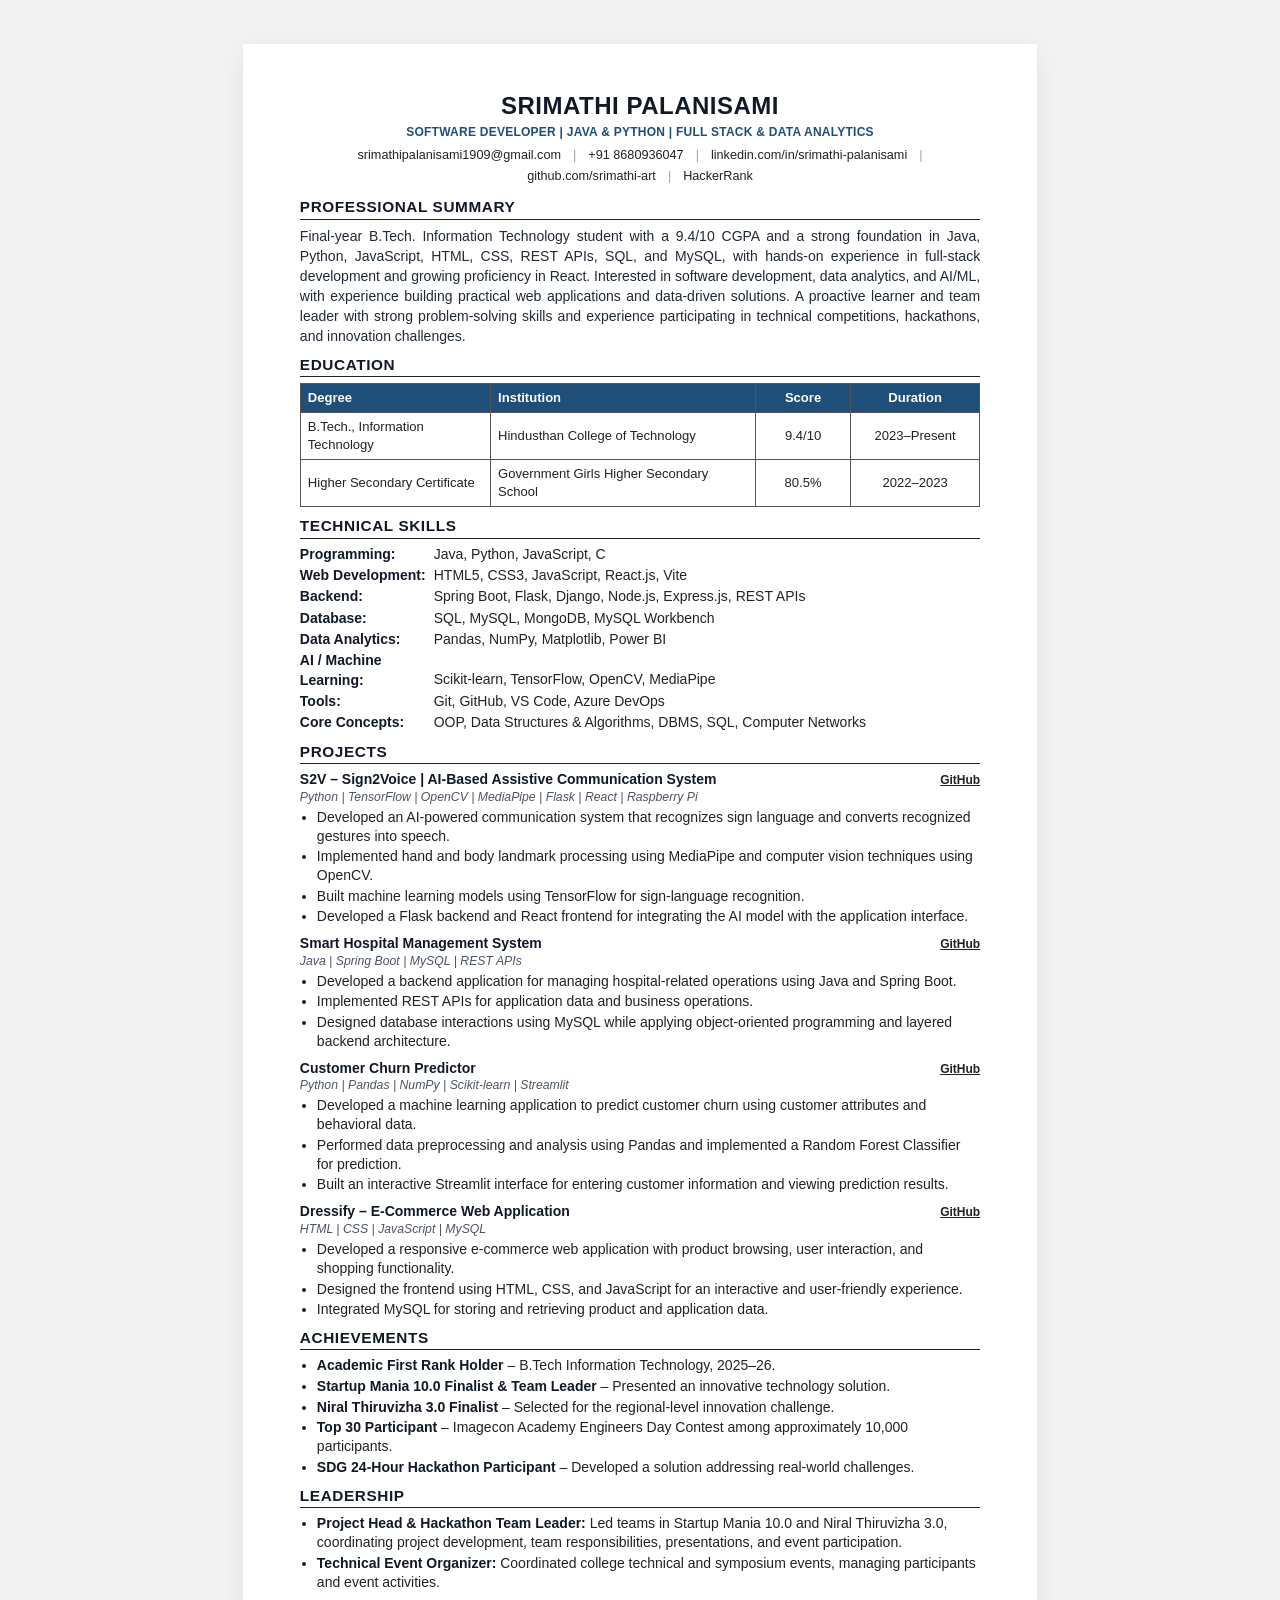
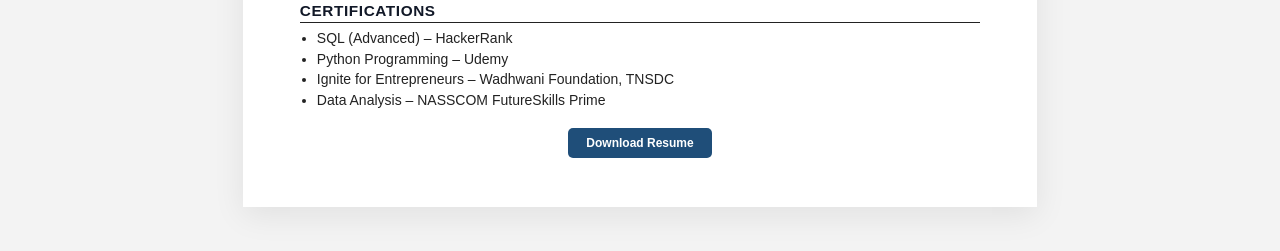
<file: index.html>
<!DOCTYPE html>
<html lang="en">
<head>
  <meta charset="UTF-8">
  <meta name="viewport" content="width=device-width, initial-scale=1.0">
  <title>Srimathi Palanisami - Resume</title>
  <link rel="stylesheet" href="resume.css">


  <style>
    * {
      box-sizing: border-box;
      margin: 0;
      padding: 0;
    }

    body {
      font-family: Arial, Helvetica, sans-serif;
      background: #f3f3f3;
      color: #222;
      line-height: 1.38;
      font-size: 10.5pt;
    }

    .resume {
      width: 210mm;
      min-height: 297mm;
      margin: 20px auto;
      padding: 13mm 15mm;
      background: #fff;
    }

    .header {
      text-align: center;
      margin-bottom: 13px;
    }

    .header h1 {
      font-size: 24px;
      letter-spacing: 0.5px;
      margin-bottom: 3px;
    }

    .header .role {
      font-size: 12px;
      font-weight: 600;
      margin-bottom: 7px;
    }

    .contact {
      display: flex;
      justify-content: center;
      flex-wrap: wrap;
      gap: 4px 12px;
      font-size: 9.5pt;
    }

    .contact a {
      color: #222;
      text-decoration: none;
    }

    section {
      margin-top: 10px;
    }

    .section-title {
      font-size: 11.5pt;
      font-weight: 700;
      letter-spacing: 0.6px;
      border-bottom: 1px solid #222;
      padding-bottom: 2px;
      margin-bottom: 6px;
    }

    .summary {
      text-align: justify;
    }

    /* Education */
    .education-table {
      width: 100%;
      border-collapse: collapse;
      font-size: 9.8pt;
    }

    .education-table th,
    .education-table td {
      border: 1px solid #555;
      padding: 5px 7px;
      text-align: left;
      vertical-align: middle;
    }

    .education-table th {
      font-weight: 700;
    }

    .education-table td:nth-child(3),
    .education-table td:nth-child(4),
    .education-table th:nth-child(3),
    .education-table th:nth-child(4) {
      text-align: center;
      white-space: nowrap;
    }

    /* Skills */
    .skills {
      list-style: none;
    }

    .skills li {
      margin-bottom: 2px;
    }

    .skills strong {
      display: inline-block;
      width: 130px;
    }

    /* Projects */
    .project {
      margin-bottom: 8px;
    }

    .project:last-child {
      margin-bottom: 0;
    }

    .project-heading {
      display: flex;
      justify-content: space-between;
      align-items: baseline;
      gap: 10px;
      margin-bottom: 1px;
    }

    .project-title {
      font-weight: 700;
      font-size: 10.5pt;
    }

    .project-links {
      font-size: 9pt;
      white-space: nowrap;
    }

    .project-links a {
      color: #222;
      text-decoration: none;
    }

    .technologies {
      font-size: 9.2pt;
      font-style: italic;
      margin-bottom: 2px;
    }

    .project ul,
    .achievements,
    .leadership,
    .certifications {
      padding-left: 17px;
    }

    li {
      margin-bottom: 1.5px;
    }

    .two-column {
      display: grid;
      grid-template-columns: 1fr 1fr;
      gap: 20px;
    }

    @media print {
      body {
        background: #fff;
      }

      .resume {
        width: 210mm;
        min-height: 297mm;
        margin: 0;
        padding: 12mm 14mm;
      }

      @page {
        size: A4;
        margin: 0;
      }

      a {
        color: #222 !important;
        text-decoration: none !important;
      }
    }

    @media (max-width: 800px) {
      body {
        background: #fff;
      }

      .resume {
        width: 100%;
        min-height: auto;
        margin: 0;
        padding: 25px;
      }

      .two-column {
        grid-template-columns: 1fr;
        gap: 8px;
      }

      .project-heading {
        display: block;
      }

      .project-links {
        margin-top: 2px;
      }
    }
  </style>
</head>

<body>

  <main class="resume">
    

    <!-- HEADER -->
    <header class="header">
      <h1>SRIMATHI PALANISAMI</h1>
      <div class="role">SOFTWARE DEVELOPER | JAVA &amp; PYTHON | FULL STACK &amp; DATA ANALYTICS</div>

      <div class="contact">
        <a href="mailto:srimathipalanisami1909@gmail.com">srimathipalanisami1909@gmail.com</a>
        <span>|</span>
        <a href="tel:+918680936047">+91 8680936047</a>
        <span>|</span>
        <a href="https://linkedin.com/in/srimathi-palanisami" target="_blank">linkedin.com/in/srimathi-palanisami</a>
        <span>|</span>
        <a href="https://github.com/srimathi-art" target="_blank">github.com/srimathi-art</a>
        <span>|</span>
        <a href="https://hackerrank.com/srimathipalanis2" target="_blank">HackerRank</a>
      </div>
      
    </header>

    <!-- SUMMARY -->
    <section>
      <h2 class="section-title">PROFESSIONAL SUMMARY</h2>
      <p class="summary">
        Final-year B.Tech. Information Technology student with a 9.4/10 CGPA and a strong foundation
        in Java, Python, JavaScript, HTML, CSS, REST APIs, SQL, and MySQL, with hands-on experience
        in full-stack development and growing proficiency in React. Interested in software development,
        data analytics, and AI/ML, with experience building practical web applications and data-driven
        solutions. A proactive learner and team leader with strong problem-solving skills and experience
        participating in technical competitions, hackathons, and innovation challenges.
      </p>
    </section>

    <!-- EDUCATION -->
    <section>
      <h2 class="section-title">EDUCATION</h2>

      <table class="education-table">
        <thead>
          <tr>
            <th>Degree</th>
            <th>Institution</th>
            <th>Score</th>
            <th>Duration</th>
          </tr>
        </thead>
        <tbody>
          <tr>
            <td>B.Tech., Information Technology</td>
            <td>Hindusthan College of Technology</td>
            <td>9.4/10</td>
            <td>2023–Present</td>
          </tr>
          <tr>
            <td>Higher Secondary Certificate</td>
            <td>Government Girls Higher Secondary School</td>
            <td>80.5%</td>
            <td>2022–2023</td>
          </tr>
        </tbody>
      </table>
    </section>

    <!-- SKILLS -->
    <section>
      <h2 class="section-title">TECHNICAL SKILLS</h2>

      <ul class="skills">
        <li><strong>Programming:</strong> Java, Python, JavaScript, C</li>
        <li><strong>Web Development:</strong> HTML5, CSS3, JavaScript, React.js, Vite</li>
        <li><strong>Backend:</strong> Spring Boot, Flask, Django, Node.js, Express.js, REST APIs</li>
        <li><strong>Database:</strong> SQL, MySQL, MongoDB, MySQL Workbench</li>
        <li><strong>Data Analytics:</strong> Pandas, NumPy, Matplotlib, Power BI</li>
        <li><strong>AI / Machine Learning:</strong> Scikit-learn, TensorFlow, OpenCV, MediaPipe</li>
        <li><strong>Tools:</strong> Git, GitHub, VS Code, Azure DevOps</li>
        <li><strong>Core Concepts:</strong> OOP, Data Structures &amp; Algorithms, DBMS, SQL, Computer Networks</li>
      </ul>
    </section>

    <!-- PROJECTS -->
    <section>
      <h2 class="section-title">PROJECTS</h2>

      <article class="project">
        <div class="project-heading">
          <div class="project-title">S2V – Sign2Voice | AI-Based Assistive Communication System</div>
          <div class="project-links">
            <u><a href="https://github.com/srimathi-art/S2V_CONNECT" target="_blank">GitHub</a></u>
          </div>
        </div>
        <div class="technologies">Python | TensorFlow | OpenCV | MediaPipe | Flask | React | Raspberry Pi</div>
        <ul>
          <li>Developed an AI-powered communication system that recognizes sign language and converts recognized gestures into speech.</li>
          <li>Implemented hand and body landmark processing using MediaPipe and computer vision techniques using OpenCV.</li>
          <li>Built machine learning models using TensorFlow for sign-language recognition.</li>
          <li>Developed a Flask backend and React frontend for integrating the AI model with the application interface.</li>
        </ul>
      </article>

      <article class="project">
        <div class="project-heading">
          <div class="project-title">Smart Hospital Management System</div>
          <div class="project-links">
            <u><a href="#" target="_blank">GitHub</a></u>
          </div>
        </div>
        <div class="technologies">Java | Spring Boot | MySQL | REST APIs</div>
        <ul>
          <li>Developed a backend application for managing hospital-related operations using Java and Spring Boot.</li>
          <li>Implemented REST APIs for application data and business operations.</li>
          <li>Designed database interactions using MySQL while applying object-oriented programming and layered backend architecture.</li>
        </ul>
      </article>

      <article class="project">
        <div class="project-heading">
          <div class="project-title">Customer Churn Predictor</div>
          <div class="project-links">
            <u><a href="#" target="_blank">GitHub</a></u>
          </div>
        </div>
        <div class="technologies">Python | Pandas | NumPy | Scikit-learn | Streamlit</div>
        <ul>
          <li>Developed a machine learning application to predict customer churn using customer attributes and behavioral data.</li>
          <li>Performed data preprocessing and analysis using Pandas and implemented a Random Forest Classifier for prediction.</li>
          <li>Built an interactive Streamlit interface for entering customer information and viewing prediction results.</li>
        </ul>
      </article>

      <article class="project">
        <div class="project-heading">
          <div class="project-title">Dressify – E-Commerce Web Application</div>
          <div class="project-links">
            <u><a href="https://github.com/srimathi-art/Dressify--E-commerce-HTML-CSS-JS-" target="_blank">GitHub</a></u>
          </div>
        </div>
        <div class="technologies">HTML | CSS | JavaScript | MySQL</div>
        <ul>
          <li>Developed a responsive e-commerce web application with product browsing, user interaction, and shopping functionality.</li>
          <li>Designed the frontend using HTML, CSS, and JavaScript for an interactive and user-friendly experience.</li>
          <li>Integrated MySQL for storing and retrieving product and application data.</li>
        </ul>
      </article>
    </section>

    <!-- ACHIEVEMENTS -->
    <section>
      <h2 class="section-title">ACHIEVEMENTS</h2>
      <ul class="achievements">
        <li><strong>Academic First Rank Holder</strong> – B.Tech Information Technology, 2025–26.</li>
        <li><strong>Startup Mania 10.0 Finalist &amp; Team Leader</strong> – Presented an innovative technology solution.</li>
        <li><strong>Niral Thiruvizha 3.0 Finalist</strong> – Selected for the regional-level innovation challenge.</li>
        <li><strong>Top 30 Participant</strong> – Imagecon Academy Engineers Day Contest among approximately 10,000 participants.</li>
        <li><strong>SDG 24-Hour Hackathon Participant</strong> – Developed a solution addressing real-world challenges.</li>
      </ul>
    </section>

    <!-- LEADERSHIP -->
    <section>
      <h2 class="section-title">LEADERSHIP</h2>
      <ul class="leadership">
        <li><strong>Project Head &amp; Hackathon Team Leader:</strong> Led teams in Startup Mania 10.0 and Niral Thiruvizha 3.0, coordinating project development, team responsibilities, presentations, and event participation.</li>
        <li><strong>Technical Event Organizer:</strong> Coordinated college technical and symposium events, managing participants and event activities.</li>
      </ul>
    </section>

    <!-- CERTIFICATIONS -->
    <section>
      <h2 class="section-title">CERTIFICATIONS</h2>
      <ul class="certifications">
        <li>SQL (Advanced) – HackerRank</li>
        <li>Python Programming – Udemy</li>
        <li>Ignite for Entrepreneurs – Wadhwani Foundation, TNSDC</li>
        <li>Data Analysis – NASSCOM FutureSkills Prime</li>
      </ul>
    </section>
    <div class="resume-actions">
  <button id="printResume" type="button">
    Download Resume
  </button>
</div>


  </main>
  
  <script>
    // Print / save the resume as PDF using the browser's print dialog.
   document.getElementById("printResume").addEventListener("click", () => {
  window.print();
});
  </script>

</body>
</html>
</file>
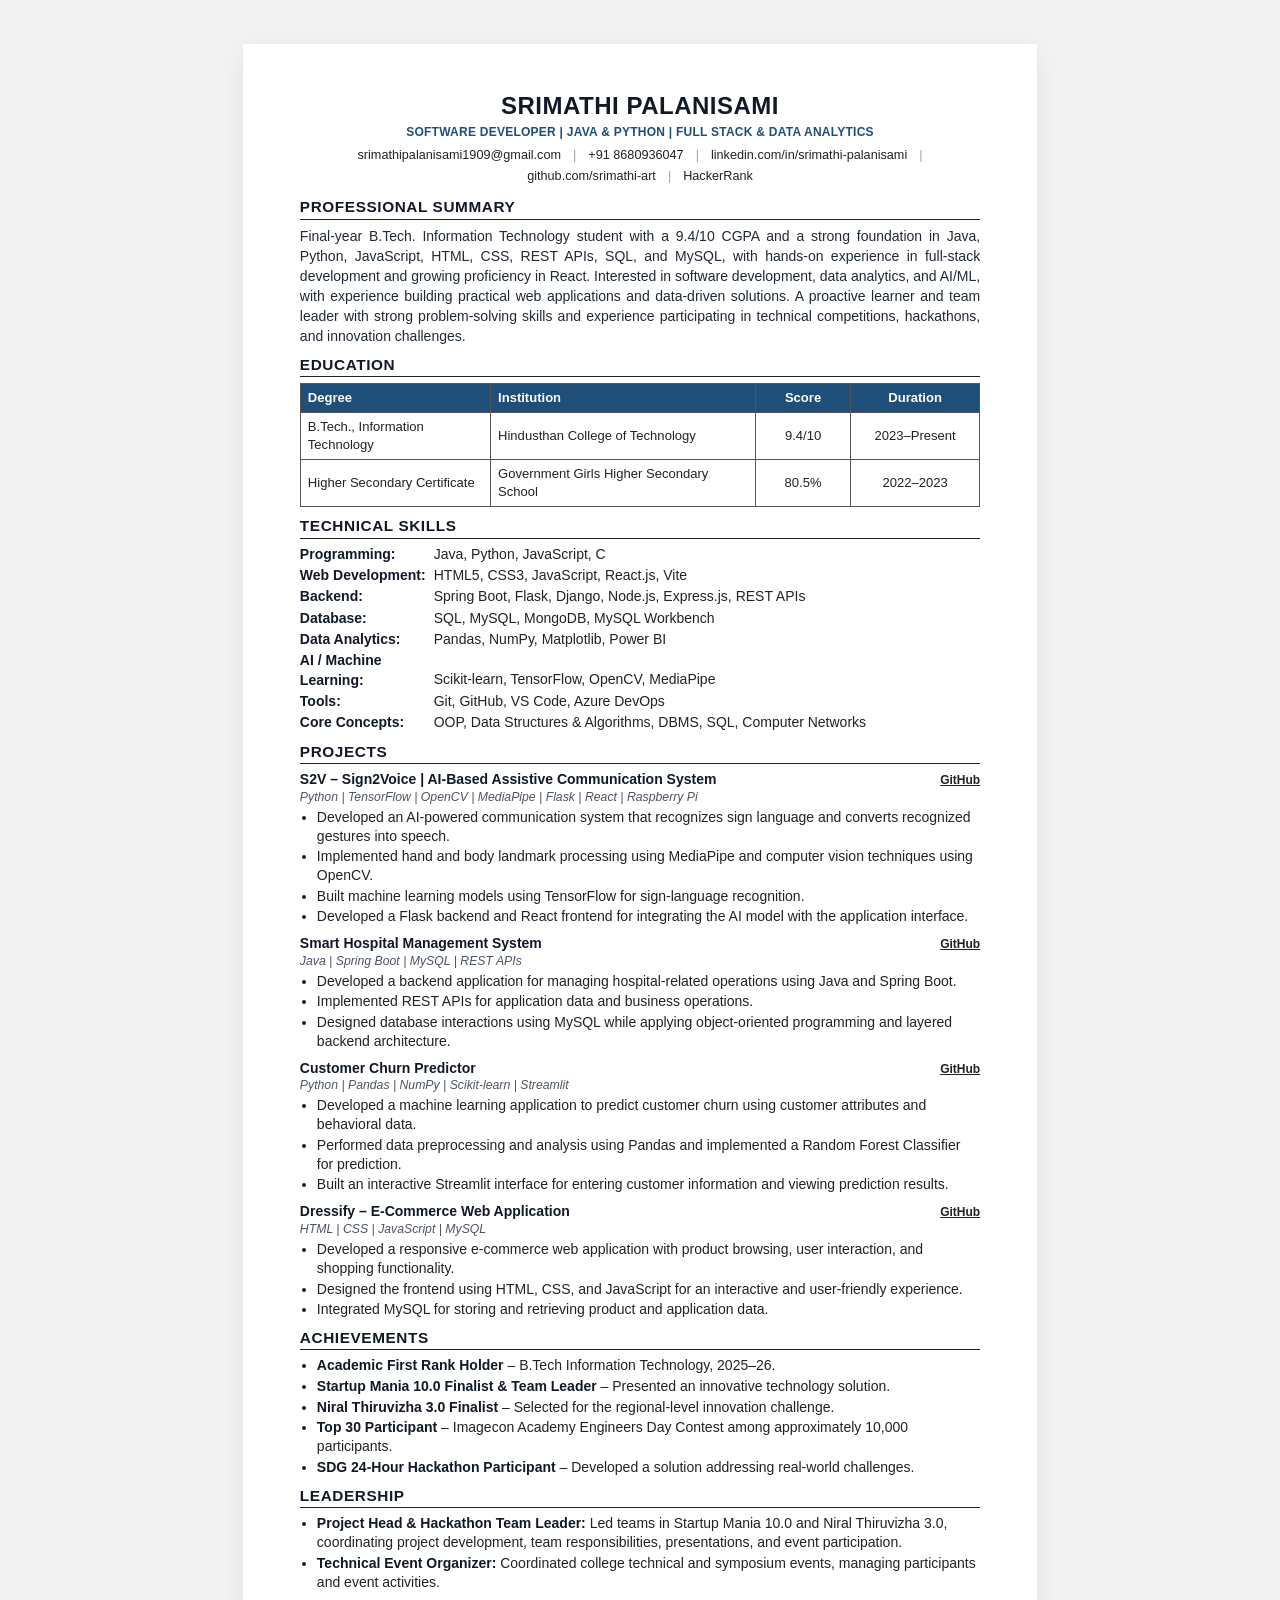
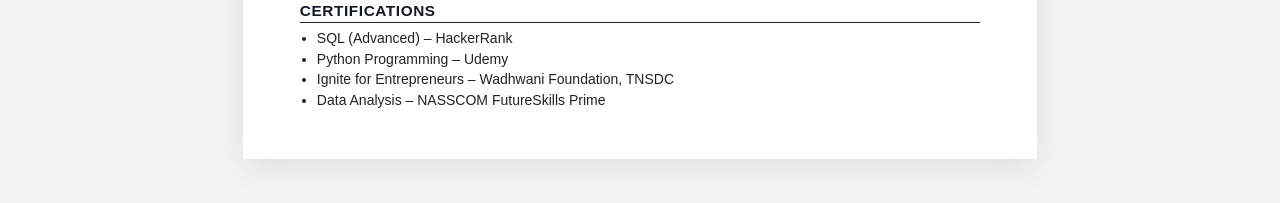
<file: resume.html>
<!DOCTYPE html>
<html lang="en">
<head>
  <meta charset="UTF-8">
  <meta name="viewport" content="width=device-width, initial-scale=1.0">
  <title>Srimathi Palanisami - Resume</title>
  <link rel="stylesheet" href="resume.css">

  <style>
    * {
      box-sizing: border-box;
      margin: 0;
      padding: 0;
    }

    body {
      font-family: Arial, Helvetica, sans-serif;
      background: #f3f3f3;
      color: #222;
      line-height: 1.38;
      font-size: 10.5pt;
    }

    .resume {
      width: 210mm;
      min-height: 297mm;
      margin: 20px auto;
      padding: 13mm 15mm;
      background: #fff;
    }

    .header {
      text-align: center;
      margin-bottom: 13px;
    }

    .header h1 {
      font-size: 24px;
      letter-spacing: 0.5px;
      margin-bottom: 3px;
    }

    .header .role {
      font-size: 12px;
      font-weight: 600;
      margin-bottom: 7px;
    }

    .contact {
      display: flex;
      justify-content: center;
      flex-wrap: wrap;
      gap: 4px 12px;
      font-size: 9.5pt;
    }

    .contact a {
      color: #222;
      text-decoration: none;
    }

    section {
      margin-top: 10px;
    }

    .section-title {
      font-size: 11.5pt;
      font-weight: 700;
      letter-spacing: 0.6px;
      border-bottom: 1px solid #222;
      padding-bottom: 2px;
      margin-bottom: 6px;
    }

    .summary {
      text-align: justify;
    }

    /* Education */
    .education-table {
      width: 100%;
      border-collapse: collapse;
      font-size: 9.8pt;
    }

    .education-table th,
    .education-table td {
      border: 1px solid #555;
      padding: 5px 7px;
      text-align: left;
      vertical-align: middle;
    }

    .education-table th {
      font-weight: 700;
    }

    .education-table td:nth-child(3),
    .education-table td:nth-child(4),
    .education-table th:nth-child(3),
    .education-table th:nth-child(4) {
      text-align: center;
      white-space: nowrap;
    }

    /* Skills */
    .skills {
      list-style: none;
    }

    .skills li {
      margin-bottom: 2px;
    }

    .skills strong {
      display: inline-block;
      width: 130px;
    }

    /* Projects */
    .project {
      margin-bottom: 8px;
    }

    .project:last-child {
      margin-bottom: 0;
    }

    .project-heading {
      display: flex;
      justify-content: space-between;
      align-items: baseline;
      gap: 10px;
      margin-bottom: 1px;
    }

    .project-title {
      font-weight: 700;
      font-size: 10.5pt;
    }

    .project-links {
      font-size: 9pt;
      white-space: nowrap;
    }

    .project-links a {
      color: #222;
      text-decoration: none;
    }

    .technologies {
      font-size: 9.2pt;
      font-style: italic;
      margin-bottom: 2px;
    }

    .project ul,
    .achievements,
    .leadership,
    .certifications {
      padding-left: 17px;
    }

    li {
      margin-bottom: 1.5px;
    }

    .two-column {
      display: grid;
      grid-template-columns: 1fr 1fr;
      gap: 20px;
    }

    @media print {
      body {
        background: #fff;
      }

      .resume {
        width: 210mm;
        min-height: 297mm;
        margin: 0;
        padding: 12mm 14mm;
      }

      @page {
        size: A4;
        margin: 0;
      }

      a {
        color: #222 !important;
        text-decoration: none !important;
      }
    }

    @media (max-width: 800px) {
      body {
        background: #fff;
      }

      .resume {
        width: 100%;
        min-height: auto;
        margin: 0;
        padding: 25px;
      }

      .two-column {
        grid-template-columns: 1fr;
        gap: 8px;
      }

      .project-heading {
        display: block;
      }

      .project-links {
        margin-top: 2px;
      }
    }
  </style>
</head>

<body>

  <main class="resume">

    <!-- HEADER -->
    <header class="header">
      <h1>SRIMATHI PALANISAMI</h1>
      <div class="role">SOFTWARE DEVELOPER | JAVA &amp; PYTHON | FULL STACK &amp; DATA ANALYTICS</div>

      <div class="contact">
        <a href="mailto:srimathipalanisami1909@gmail.com">srimathipalanisami1909@gmail.com</a>
        <span>|</span>
        <a href="tel:+918680936047">+91 8680936047</a>
        <span>|</span>
        <a href="https://linkedin.com/in/srimathi-palanisami" target="_blank">linkedin.com/in/srimathi-palanisami</a>
        <span>|</span>
        <a href="https://github.com/srimathi-art" target="_blank">github.com/srimathi-art</a>
        <span>|</span>
        <a href="https://hackerrank.com/srimathipalanis2" target="_blank">HackerRank</a>
      </div>
    </header>

    <!-- SUMMARY -->
    <section>
      <h2 class="section-title">PROFESSIONAL SUMMARY</h2>
      <p class="summary">
        Final-year B.Tech. Information Technology student with a 9.4/10 CGPA and a strong foundation
        in Java, Python, JavaScript, HTML, CSS, REST APIs, SQL, and MySQL, with hands-on experience
        in full-stack development and growing proficiency in React. Interested in software development,
        data analytics, and AI/ML, with experience building practical web applications and data-driven
        solutions. A proactive learner and team leader with strong problem-solving skills and experience
        participating in technical competitions, hackathons, and innovation challenges.
      </p>
    </section>

    <!-- EDUCATION -->
    <section>
      <h2 class="section-title">EDUCATION</h2>

      <table class="education-table">
        <thead>
          <tr>
            <th>Degree</th>
            <th>Institution</th>
            <th>Score</th>
            <th>Duration</th>
          </tr>
        </thead>
        <tbody>
          <tr>
            <td>B.Tech., Information Technology</td>
            <td>Hindusthan College of Technology</td>
            <td>9.4/10</td>
            <td>2023–Present</td>
          </tr>
          <tr>
            <td>Higher Secondary Certificate</td>
            <td>Government Girls Higher Secondary School</td>
            <td>80.5%</td>
            <td>2022–2023</td>
          </tr>
        </tbody>
      </table>
    </section>

    <!-- SKILLS -->
    <section>
      <h2 class="section-title">TECHNICAL SKILLS</h2>

      <ul class="skills">
        <li><strong>Programming:</strong> Java, Python, JavaScript, C</li>
        <li><strong>Web Development:</strong> HTML5, CSS3, JavaScript, React.js, Vite</li>
        <li><strong>Backend:</strong> Spring Boot, Flask, Django, Node.js, Express.js, REST APIs</li>
        <li><strong>Database:</strong> SQL, MySQL, MongoDB, MySQL Workbench</li>
        <li><strong>Data Analytics:</strong> Pandas, NumPy, Matplotlib, Power BI</li>
        <li><strong>AI / Machine Learning:</strong> Scikit-learn, TensorFlow, OpenCV, MediaPipe</li>
        <li><strong>Tools:</strong> Git, GitHub, VS Code, Azure DevOps</li>
        <li><strong>Core Concepts:</strong> OOP, Data Structures &amp; Algorithms, DBMS, SQL, Computer Networks</li>
      </ul>
    </section>

    <!-- PROJECTS -->
    <section>
      <h2 class="section-title">PROJECTS</h2>

      <article class="project">
        <div class="project-heading">
          <div class="project-title">S2V – Sign2Voice | AI-Based Assistive Communication System</div>
          <div class="project-links">
            <u><a href="https://github.com/srimathi-art/S2V_CONNECT" target="_blank">GitHub</a></u>
          </div>
        </div>
        <div class="technologies">Python | TensorFlow | OpenCV | MediaPipe | Flask | React | Raspberry Pi</div>
        <ul>
          <li>Developed an AI-powered communication system that recognizes sign language and converts recognized gestures into speech.</li>
          <li>Implemented hand and body landmark processing using MediaPipe and computer vision techniques using OpenCV.</li>
          <li>Built machine learning models using TensorFlow for sign-language recognition.</li>
          <li>Developed a Flask backend and React frontend for integrating the AI model with the application interface.</li>
        </ul>
      </article>

      <article class="project">
        <div class="project-heading">
          <div class="project-title">Smart Hospital Management System</div>
          <div class="project-links">
            <u><a href="#" target="_blank">GitHub</a></u>
          </div>
        </div>
        <div class="technologies">Java | Spring Boot | MySQL | REST APIs</div>
        <ul>
          <li>Developed a backend application for managing hospital-related operations using Java and Spring Boot.</li>
          <li>Implemented REST APIs for application data and business operations.</li>
          <li>Designed database interactions using MySQL while applying object-oriented programming and layered backend architecture.</li>
        </ul>
      </article>

      <article class="project">
        <div class="project-heading">
          <div class="project-title">Customer Churn Predictor</div>
          <div class="project-links">
            <u><a href="#" target="_blank">GitHub</a></u>
          </div>
        </div>
        <div class="technologies">Python | Pandas | NumPy | Scikit-learn | Streamlit</div>
        <ul>
          <li>Developed a machine learning application to predict customer churn using customer attributes and behavioral data.</li>
          <li>Performed data preprocessing and analysis using Pandas and implemented a Random Forest Classifier for prediction.</li>
          <li>Built an interactive Streamlit interface for entering customer information and viewing prediction results.</li>
        </ul>
      </article>

      <article class="project">
        <div class="project-heading">
          <div class="project-title">Dressify – E-Commerce Web Application</div>
          <div class="project-links">
            <u><a href="https://github.com/srimathi-art/Dressify--E-commerce-HTML-CSS-JS-" target="_blank">GitHub</a></u>
          </div>
        </div>
        <div class="technologies">HTML | CSS | JavaScript | MySQL</div>
        <ul>
          <li>Developed a responsive e-commerce web application with product browsing, user interaction, and shopping functionality.</li>
          <li>Designed the frontend using HTML, CSS, and JavaScript for an interactive and user-friendly experience.</li>
          <li>Integrated MySQL for storing and retrieving product and application data.</li>
        </ul>
      </article>
    </section>

    <!-- ACHIEVEMENTS -->
    <section>
      <h2 class="section-title">ACHIEVEMENTS</h2>
      <ul class="achievements">
        <li><strong>Academic First Rank Holder</strong> – B.Tech Information Technology, 2025–26.</li>
        <li><strong>Startup Mania 10.0 Finalist &amp; Team Leader</strong> – Presented an innovative technology solution.</li>
        <li><strong>Niral Thiruvizha 3.0 Finalist</strong> – Selected for the regional-level innovation challenge.</li>
        <li><strong>Top 30 Participant</strong> – Imagecon Academy Engineers Day Contest among approximately 10,000 participants.</li>
        <li><strong>SDG 24-Hour Hackathon Participant</strong> – Developed a solution addressing real-world challenges.</li>
      </ul>
    </section>

    <!-- LEADERSHIP -->
    <section>
      <h2 class="section-title">LEADERSHIP</h2>
      <ul class="leadership">
        <li><strong>Project Head &amp; Hackathon Team Leader:</strong> Led teams in Startup Mania 10.0 and Niral Thiruvizha 3.0, coordinating project development, team responsibilities, presentations, and event participation.</li>
        <li><strong>Technical Event Organizer:</strong> Coordinated college technical and symposium events, managing participants and event activities.</li>
      </ul>
    </section>

    <!-- CERTIFICATIONS -->
    <section>
      <h2 class="section-title">CERTIFICATIONS</h2>
      <ul class="certifications">
        <li>SQL (Advanced) – HackerRank</li>
        <li>Python Programming – Udemy</li>
        <li>Ignite for Entrepreneurs – Wadhwani Foundation, TNSDC</li>
        <li>Data Analysis – NASSCOM FutureSkills Prime</li>
      </ul>
    </section>

  </main>

  <script>
    // Print / save the resume as PDF using the browser's print dialog.
    function printResume() {
      window.print();
    }
  </script>

</body>
</html>
</file>
<file: resume.css>
/* =========================================================
   SRIMATHI PALANISAMI - PROFESSIONAL RESUME CSS
   A4 / ATS-Friendly / Print Optimized
   ========================================================= */

:root {
  --text: #1f2937;
  --heading: #111827;
  --muted: #4b5563;
  --line: #d1d5db;
  --accent: #1f4e79;
  --paper: #ffffff;
  --page-bg: #eef1f5;
}

/* ---------- Base ---------- */

* {
  box-sizing: border-box;
}

html {
  scroll-behavior: smooth;
}

body {
  margin: 0;
  padding: 24px 0;
  background: var(--page-bg);
  color: var(--text);
  font-family: "Inter", "Segoe UI", Arial, Helvetica, sans-serif;
  font-size: 10.3pt;
  line-height: 1.42;
  -webkit-font-smoothing: antialiased;
  text-rendering: optimizeLegibility;
}

.resume {
  width: 210mm;
  min-height: 297mm;
  margin: 0 auto;
  padding: 13mm 15mm;
  background: var(--paper);
  box-shadow: 0 8px 30px rgba(0, 0, 0, 0.08);
}

/* ---------- Header ---------- */

.header {
  text-align: center;
  margin-bottom: 13px;
}

.header h1 {
  margin: 0;
  color: var(--heading);
  font-size: 25px;
  font-weight: 800;
  line-height: 1.1;
  letter-spacing: 0.8px;
}

.header .role {
  margin-top: 5px;
  color: var(--accent);
  font-size: 10.8pt;
  font-weight: 700;
  letter-spacing: 0.25px;
  line-height: 1.25;
}

.contact {
  display: flex;
  justify-content: center;
  align-items: center;
  flex-wrap: wrap;
  gap: 3px 9px;
  margin-top: 7px;
  color: var(--muted);
  font-size: 9pt;
}

.contact a {
  color: var(--muted);
  text-decoration: none;
  transition: color 0.15s ease;
}

.contact a:hover {
  color: var(--accent);
  text-decoration: underline;
}

.contact span {
  color: #9ca3af;
}

/* ---------- Sections ---------- */

section {
  margin-top: 10px;
}

.section-title {
  position: relative;
  margin: 0 0 6px;
  padding: 0 0 3px;
  color: var(--heading);
  border-bottom: 1.4px solid var(--heading);
  font-size: 10.9pt;
  font-weight: 800;
  letter-spacing: 0.8px;
  line-height: 1.2;
}

/* ---------- Summary ---------- */

.summary {
  margin: 0;
  color: var(--text);
  text-align: justify;
  line-height: 1.43;
}

/* ---------- Education ---------- */

.education-table {
  width: 100%;
  border-collapse: collapse;
  table-layout: fixed;
  font-size: 9.45pt;
}

.education-table th,
.education-table td {
  padding: 5px 7px;
  border: 1px solid var(--line);
  vertical-align: middle;
  text-align: left;
}

.education-table th {
  color: #fff;
  background: var(--accent);
  font-weight: 700;
}

.education-table th:nth-child(1),
.education-table td:nth-child(1) {
  width: 28%;
}

.education-table th:nth-child(2),
.education-table td:nth-child(2) {
  width: 39%;
}

.education-table th:nth-child(3),
.education-table td:nth-child(3) {
  width: 14%;
  text-align: center;
}

.education-table th:nth-child(4),
.education-table td:nth-child(4) {
  width: 19%;
  text-align: center;
  white-space: nowrap;
}

/* ---------- Skills ---------- */

.skills {
  list-style: none;
  margin: 0;
  padding: 0;
}

.skills li {
  margin: 0 0 2px;
  line-height: 1.38;
}

.skills li:last-child {
  margin-bottom: 0;
}

.skills strong {
  display: inline-block;
  width: 132px;
  color: var(--heading);
  font-weight: 700;
}

/* ---------- Projects ---------- */

.project {
  margin-bottom: 8px;
  break-inside: avoid;
}

.project:last-child {
  margin-bottom: 0;
}

.project-heading {
  display: flex;
  justify-content: space-between;
  align-items: baseline;
  gap: 12px;
}

.project-title {
  color: var(--heading);
  font-size: 10.25pt;
  font-weight: 750;
  line-height: 1.3;
}

.project-links {
  flex-shrink: 0;
  font-size: 8.8pt;
  font-weight: 600;
}

.project-links a {
  color: var(--accent);
  text-decoration: none;
}

.project-links a:hover {
  text-decoration: underline;
}

.technologies {
  margin: 1px 0 2px;
  color: var(--muted);
  font-size: 8.9pt;
  font-style: italic;
  line-height: 1.3;
}

.project ul,
.achievements,
.leadership,
.certifications {
  margin: 0;
  padding-left: 17px;
}

.project li,
.achievements li,
.leadership li,
.certifications li {
  margin-bottom: 1.5px;
  line-height: 1.36;
}

.project li:last-child,
.achievements li:last-child,
.leadership li:last-child,
.certifications li:last-child {
  margin-bottom: 0;
}

/* ---------- Emphasis ---------- */

.achievements strong,
.leadership strong {
  color: var(--heading);
  font-weight: 700;
}

/* ---------- Links ---------- */

a {
  overflow-wrap: anywhere;
}

/* ---------- Print ---------- */

@media print {
  html,
  body {
    width: 210mm;
    min-height: 297mm;
    background: #fff;
  }

  body {
    padding: 0;
    font-size: 10.1pt;
  }

  .resume {
    width: 210mm;
    min-height: 297mm;
    margin: 0;
    padding: 12mm 14mm;
    box-shadow: none;
  }

  a,
  .contact a,
  .project-links a {
    color: #111 !important;
    text-decoration: none !important;
  }

  .section-title {
    break-after: avoid;
  }

  .project,
  .education-table,
  .education-table tr {
    break-inside: avoid;
  }

  @page {
    size: A4;
    margin: 0;
  }
}

/* ---------- Responsive ---------- */

@media (max-width: 900px) {
  body {
    padding: 0;
    background: #fff;
  }

  .resume {
    width: 100%;
    min-height: auto;
    margin: 0;
    padding: 30px 28px;
    box-shadow: none;
  }
}

@media (max-width: 620px) {
  body {
    font-size: 10pt;
  }

  .resume {
    padding: 24px 20px;
  }

  .header h1 {
    font-size: 22px;
  }

  .header .role {
    font-size: 10pt;
  }

  .contact {
    gap: 4px 7px;
    font-size: 8.6pt;
  }

  .project-heading {
    display: block;
  }

  .project-links {
    margin-top: 2px;
  }

  .skills strong {
    display: block;
    width: auto;
    margin-bottom: 1px;
  }

  .education-table {
    font-size: 8.6pt;
  }

  .education-table th,
  .education-table td {
    padding: 4px 5px;
  }
}

/* ---------- Accessibility ---------- */

@media (prefers-reduced-motion: reduce) {
  html {
    scroll-behavior: auto;
  }

  .contact a {
    transition: none;
  }
}
.resume-actions {
  margin-top: 18px;
  text-align: center;
}

.resume-actions button {
  padding: 8px 18px;
  border: none;
  border-radius: 5px;
  background: #1f4e79;
  color: #fff;
  font-size: 9pt;
  font-weight: 600;
  cursor: pointer;
}

.resume-actions button:hover {
  background: #163a5c;
}

@media print {
  .resume-actions {
    display: none !important;
  }
}
</file>
